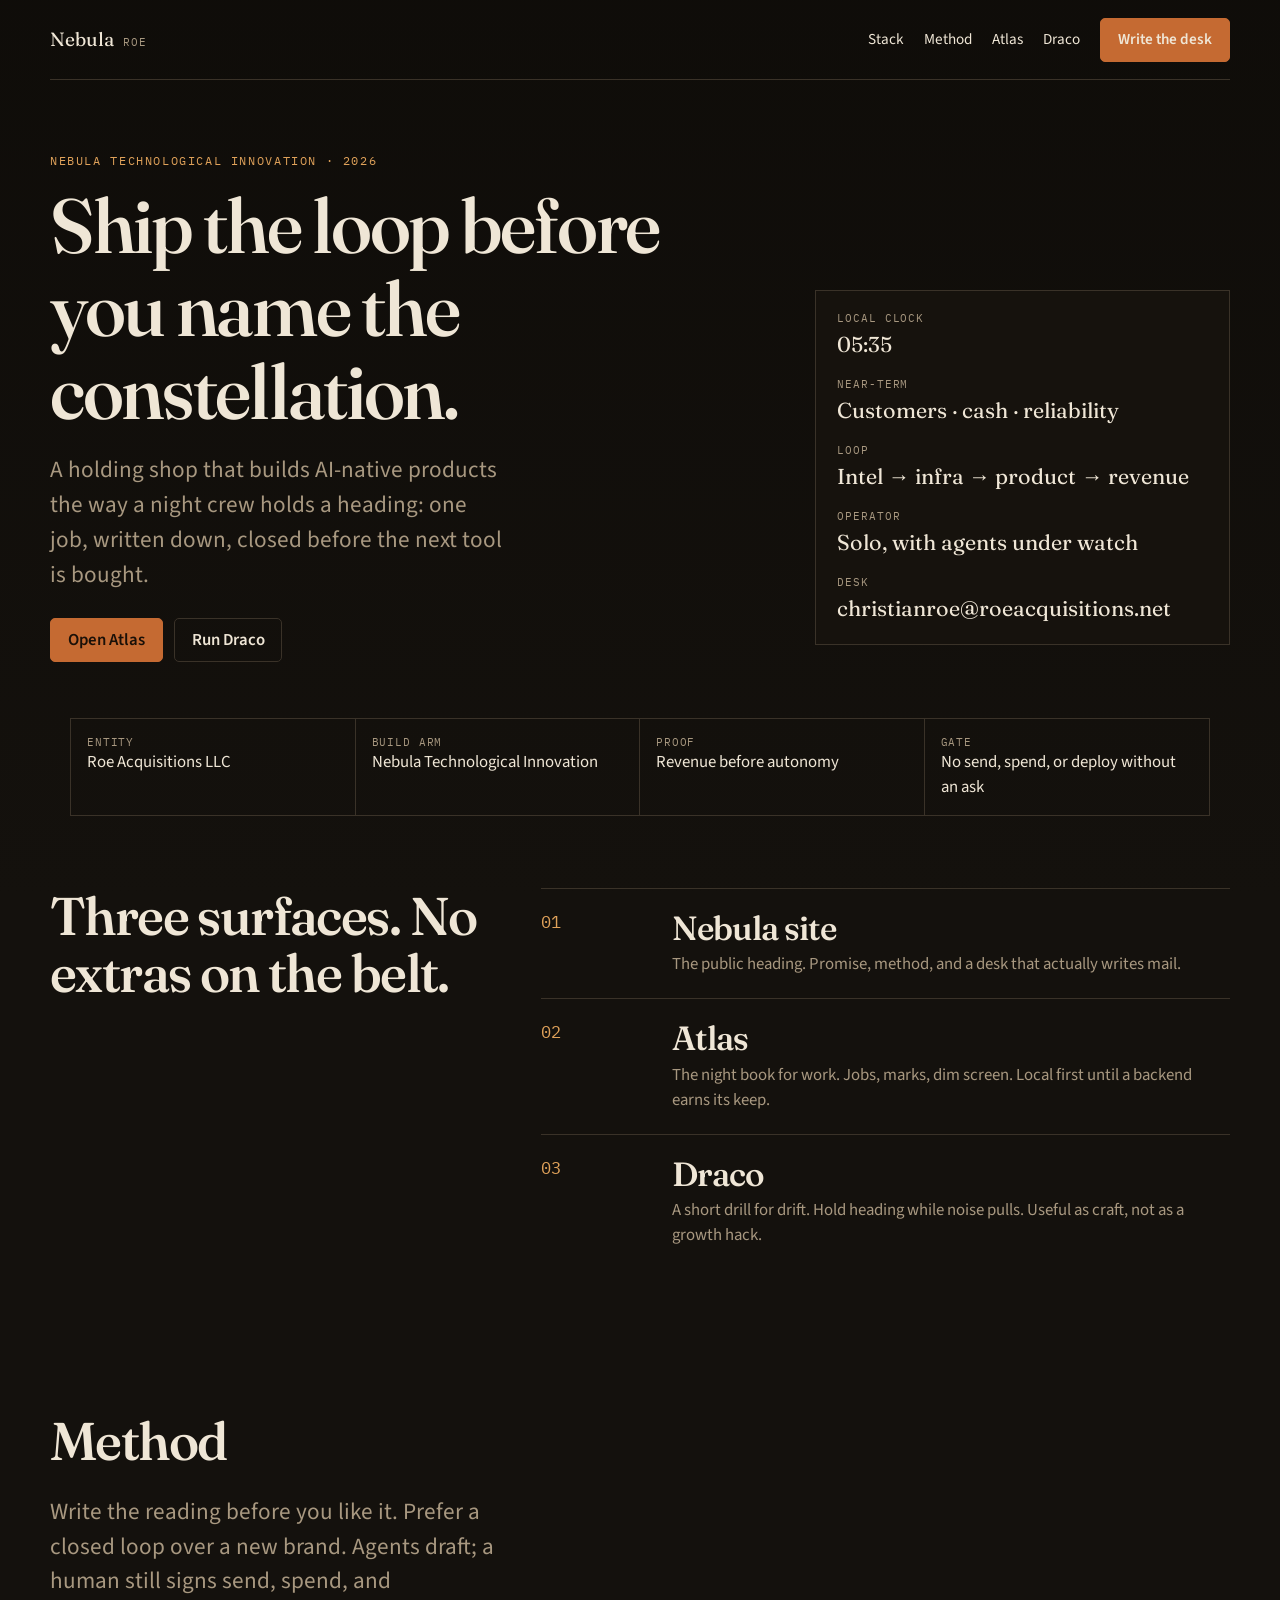
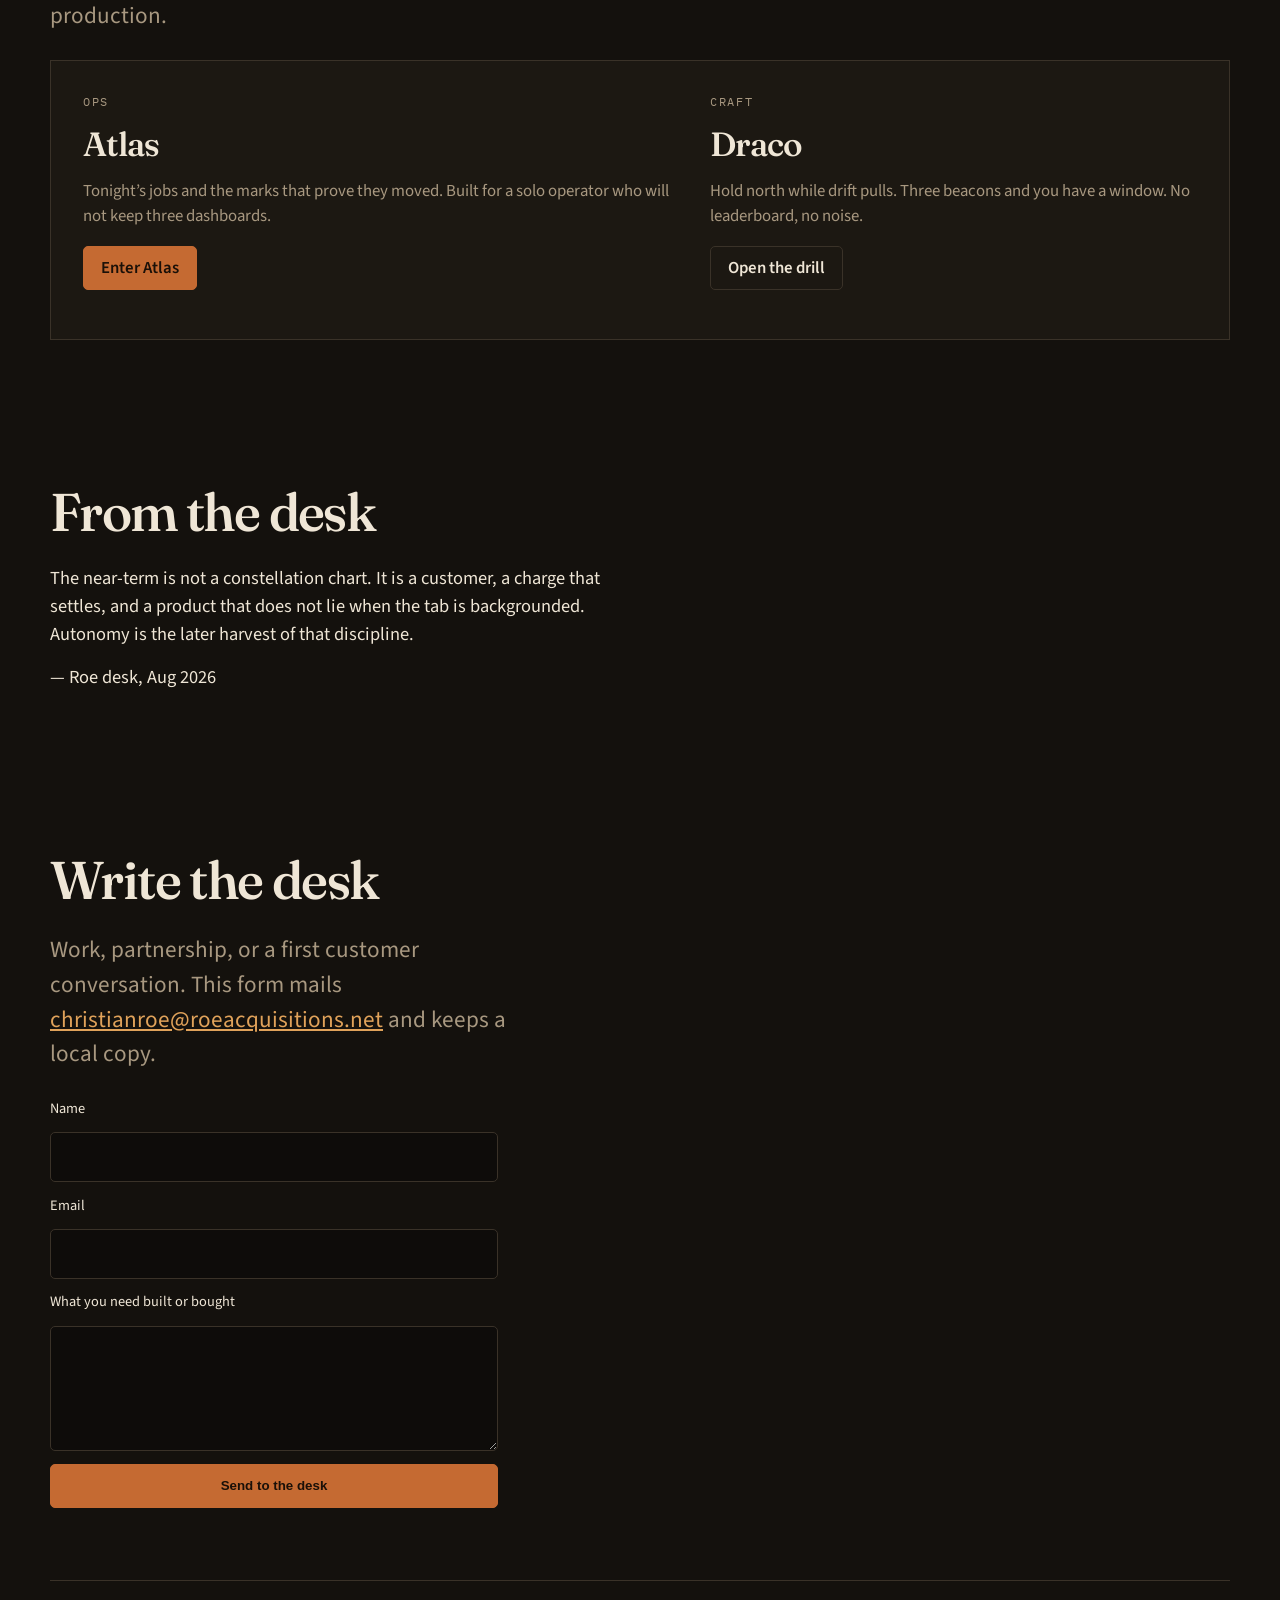
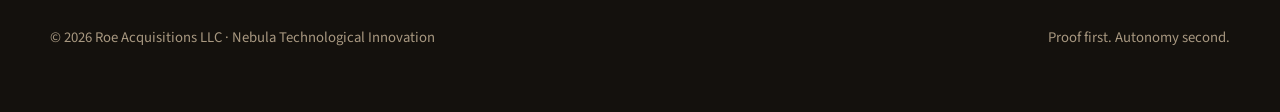
<file: index.html>
<!DOCTYPE html>
<html lang="en">
<head>
  <meta charset="utf-8">
  <meta name="viewport" content="width=device-width, initial-scale=1">
  <title>Nebula — intelligence, then infrastructure, then product</title>
  <meta name="description" content="Nebula Technological Innovation, under Roe Acquisitions. AI-native systems that turn a loop into revenue without a theater of tools.">
  <meta name="theme-color" content="#14110d">
  <meta property="og:title" content="Nebula Technological Innovation">
  <meta property="og:description" content="Intelligence → infrastructure → products → revenue → more intelligence.">
  <meta property="og:type" content="website">
  <link rel="canonical" href="https://nebulahq.work/">
  <link rel="icon" href="assets/favicon.svg" type="image/svg+xml">
  <link rel="preconnect" href="https://fonts.googleapis.com">
  <link rel="preconnect" href="https://fonts.gstatic.com" crossorigin>
  <link href="https://fonts.googleapis.com/css2?family=Fraunces:opsz,wght@9..144,500;9..144,650&family=IBM+Plex+Mono:wght@400;500&family=Source+Sans+3:ital,wght@0,400;0,600;1,400&display=swap" rel="stylesheet">
  <link rel="stylesheet" href="styles/tokens.css">
  <link rel="stylesheet" href="styles/site.css">
</head>
<body>
  <a class="skip" href="#main">Skip to content</a>
  <header class="wrap site-header">
    <a class="mark" href="./">Nebula <small>Roe</small></a>
    <nav aria-label="Primary">
      <a href="#stack">Stack</a>
      <a href="#method">Method</a>
      <a href="app/">Atlas</a>
      <a href="play/">Draco</a>
      <a class="btn" href="#desk">Write the desk</a>
    </nav>
  </header>

  <main id="main">
    <section class="wrap hero">
      <div>
        <p class="kicker">Nebula Technological Innovation · 2026</p>
        <h1>Ship the loop before you name the constellation.</h1>
        <p class="lede">A holding shop that builds AI-native products the way a night crew holds a heading: one job, written down, closed before the next tool is bought.</p>
        <div class="hero-actions">
          <a class="btn" href="app/">Open Atlas</a>
          <a class="btn ghost" href="play/">Run Draco</a>
        </div>
      </div>
      <dl class="plate" aria-label="Tonight’s loop">
        <dt>Local clock</dt>
        <dd id="local-clock">--:--</dd>
        <dt>Near-term</dt>
        <dd>Customers · cash · reliability</dd>
        <dt>Loop</dt>
        <dd>Intel → infra → product → revenue</dd>
        <dt>Operator</dt>
        <dd>Solo, with agents under watch</dd>
        <dt>Desk</dt>
        <dd>christianroe@roeacquisitions.net</dd>
      </dl>
    </section>

    <div class="wrap">
      <div class="strip" aria-label="Current posture">
        <div><span>Entity</span>Roe Acquisitions LLC</div>
        <div><span>Build arm</span>Nebula Technological Innovation</div>
        <div><span>Proof</span>Revenue before autonomy</div>
        <div><span>Gate</span>No send, spend, or deploy without an ask</div>
      </div>
    </div>

    <section class="wrap section" id="stack">
      <div class="split">
        <h2>Three surfaces. No extras on the belt.</h2>
        <div>
          <article class="instrument">
            <div class="idx">01</div>
            <div>
              <h3>Nebula site</h3>
              <p>The public heading. Promise, method, and a desk that actually writes mail.</p>
            </div>
          </article>
          <article class="instrument">
            <div class="idx">02</div>
            <div>
              <h3>Atlas</h3>
              <p>The night book for work. Jobs, marks, dim screen. Local first until a backend earns its keep.</p>
            </div>
          </article>
          <article class="instrument">
            <div class="idx">03</div>
            <div>
              <h3>Draco</h3>
              <p>A short drill for drift. Hold heading while noise pulls. Useful as craft, not as a growth hack.</p>
            </div>
          </article>
        </div>
      </div>
    </section>

    <section class="wrap section" id="method">
      <h2>Method</h2>
      <p class="lede">Write the reading before you like it. Prefer a closed loop over a new brand. Agents draft; a human still signs send, spend, and production.</p>
      <div class="product">
        <div>
          <p class="kicker">Ops</p>
          <h3>Atlas</h3>
          <p>Tonight’s jobs and the marks that prove they moved. Built for a solo operator who will not keep three dashboards.</p>
          <p><a class="btn" href="app/">Enter Atlas</a></p>
        </div>
        <div>
          <p class="kicker">Craft</p>
          <h3>Draco</h3>
          <p>Hold north while drift pulls. Three beacons and you have a window. No leaderboard, no noise.</p>
          <p><a class="btn ghost" href="play/">Open the drill</a></p>
        </div>
      </div>
    </section>

    <section class="wrap section">
      <h2>From the desk</h2>
      <div class="note">
        <p>The near-term is not a constellation chart. It is a customer, a charge that settles, and a product that does not lie when the tab is backgrounded. Autonomy is the later harvest of that discipline.</p>
        <p>— Roe desk, Aug 2026</p>
      </div>
    </section>

    <section class="wrap section" id="desk">
      <h2>Write the desk</h2>
      <p class="lede">Work, partnership, or a first customer conversation. This form mails <a href="mailto:christianroe@roeacquisitions.net">christianroe@roeacquisitions.net</a> and keeps a local copy.</p>
      <form id="desk-form" action="https://formsubmit.co/christianroe@roeacquisitions.net" method="POST">
        <input type="hidden" name="_subject" value="Nebula desk">
        <input type="hidden" name="_template" value="table">
        <input type="hidden" name="_captcha" value="false">
        <input type="hidden" name="_url" value="https://nebula-hq-web.vercel.app/#desk">
        <label class="visually-hidden" for="company">Company</label>
        <input class="visually-hidden" id="company" name="_honey" tabindex="-1" autocomplete="off">
        <label for="name">Name</label>
        <input id="name" name="name" autocomplete="name" required maxlength="80">
        <label for="email">Email</label>
        <input id="email" name="email" type="email" autocomplete="email" required maxlength="120">
        <label for="note">What you need built or bought</label>
        <textarea id="note" name="note" rows="4" required maxlength="2000"></textarea>
        <button class="btn" type="submit">Send to the desk</button>
        <p id="form-status" role="status" hidden></p>
      </form>
    </section>
  </main>

  <footer class="wrap site-footer">
    <p>© <span data-year></span> Roe Acquisitions LLC · Nebula Technological Innovation</p>
    <p>Proof first. Autonomy second.</p>
  </footer>
  <script type="module" src="scripts/site.js"></script>
</body>
</html>
</file>
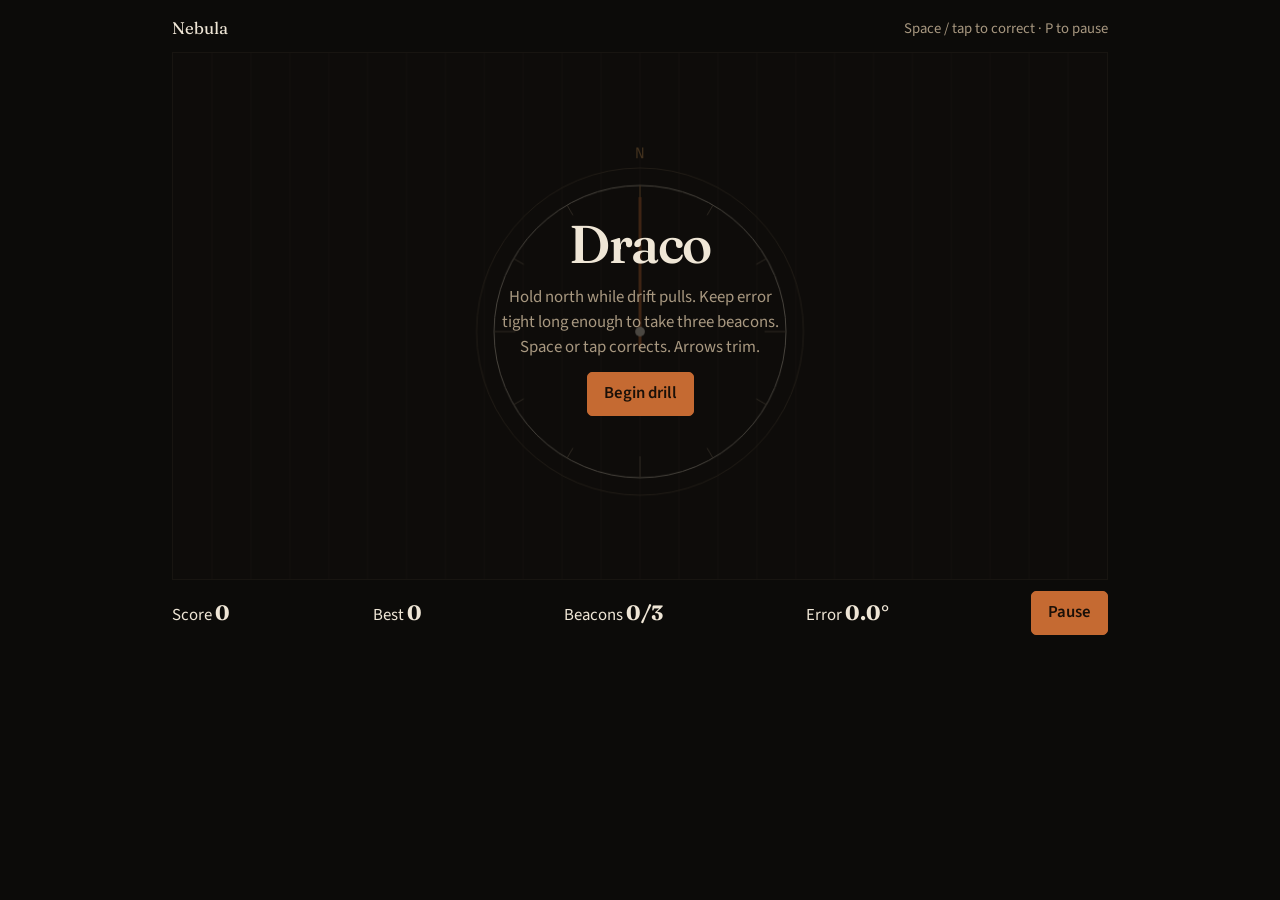
<file: play/index.html>
<!DOCTYPE html>
<html lang="en">
<head>
  <meta charset="utf-8">
  <meta name="viewport" content="width=device-width, initial-scale=1">
  <title>Draco — Nebula</title>
  <meta name="description" content="Draco bearing drill. Hold north, take three beacons.">
  <meta name="theme-color" content="#0c0b09">
  <link rel="icon" href="../assets/favicon.svg" type="image/svg+xml">
  <link rel="preconnect" href="https://fonts.googleapis.com">
  <link rel="preconnect" href="https://fonts.gstatic.com" crossorigin>
  <link href="https://fonts.googleapis.com/css2?family=Fraunces:opsz,wght@9..144,500;9..144,650&family=IBM+Plex+Mono:wght@400&family=Source+Sans+3:wght@400;600&display=swap" rel="stylesheet">
  <link rel="stylesheet" href="../styles/tokens.css">
  <link rel="stylesheet" href="../styles/game.css">
</head>
<body class="game-body">
  <a class="skip" href="#game">Skip to drill</a>
  <div class="game-wrap">
    <div class="game-top">
      <a href="../">Nebula</a>
      <span class="help">Space / tap to correct · P to pause</span>
    </div>
    <div class="stage">
      <canvas id="game" width="960" height="540" aria-label="Bearing drill"></canvas>
      <div id="overlay" class="overlay">
        <h1 id="overlay-title">Draco</h1>
        <p id="overlay-msg">Hold north while drift pulls. Keep error tight long enough to take three beacons. Space or tap corrects. Arrows trim.</p>
        <button class="btn" id="start" type="button">Begin drill</button>
      </div>
    </div>
    <div class="hud">
      <div>Score <b id="score">0</b></div>
      <div>Best <b id="best">0</b></div>
      <div>Beacons <b id="beacons">0/3</b></div>
      <div>Error <b id="err">0.0°</b></div>
      <button class="btn" id="pause" type="button">Pause</button>
    </div>
  </div>
  <script type="module" src="../scripts/game.js"></script>
</body>
</html>
</file>
<file: styles/tokens.css>
:root {
  color-scheme: dark;
  --canvas: #14110d;
  --canvas-2: #1c1812;
  --paper: #e7dcc8;
  --ink: #efe6d6;
  --muted: #a89880;
  --accent: #c56a32;
  --accent-2: #e0a25a;
  --accent-ink: #1a1008;
  --line: #3a3228;
  --ok: #8faf6a;
  --danger: #d1654f;
  --font-display: "Fraunces", "Iowan Old Style", Georgia, serif;
  --font-body: "Source Sans 3", "Segoe UI", sans-serif;
  --font-mono: "IBM Plex Mono", ui-monospace, monospace;
  --step--1: 0.8rem;
  --step-0: 1.05rem;
  --step-1: clamp(1.2rem, 1rem + 0.6vw, 1.45rem);
  --step-2: clamp(1.6rem, 1.2rem + 1.2vw, 2.1rem);
  --step-3: clamp(2.2rem, 1.4rem + 2.4vw, 3.4rem);
  --step-4: clamp(3rem, 1.6rem + 4vw, 5.4rem);
  --space-1: 0.25rem;
  --space-2: 0.5rem;
  --space-3: 0.75rem;
  --space-4: 1rem;
  --space-5: 1.5rem;
  --space-6: 2rem;
  --space-7: 3rem;
  --space-8: 5rem;
  --radius-s: 5px;
  --wide: 1180px;
  --fast: 160ms;
  --ease: cubic-bezier(0.22, 1, 0.36, 1);
}
@media (prefers-reduced-motion: reduce) { :root { --fast: 0ms; } }
*, *::before, *::after { box-sizing: border-box; }
html { background: var(--canvas); color: var(--ink); overflow-x: hidden; }
body {
  margin: 0;
  font-family: var(--font-body);
  font-size: var(--step-0);
  line-height: 1.5;
  background:
    linear-gradient(180deg, color-mix(in oklab, var(--canvas) 88%, #000), var(--canvas)),
    repeating-linear-gradient(0deg, transparent 0 47px, color-mix(in oklab, var(--line) 55%, transparent) 47px 48px),
    repeating-linear-gradient(90deg, transparent 0 47px, color-mix(in oklab, var(--line) 55%, transparent) 47px 48px);
  background-attachment: fixed;
}
h1, h2, h3, .display {
  font-family: var(--font-display);
  font-weight: 550;
  letter-spacing: -0.03em;
  line-height: 1.08;
  margin: 0;
}
a { color: var(--accent-2); }
:focus-visible { outline: 2px solid var(--accent-2); outline-offset: 3px; }
.skip { position: absolute; left: 1rem; top: -40px; }
.skip:focus { top: 1rem; background: var(--canvas-2); padding: 0.4rem 0.7rem; }
.visually-hidden { position: absolute; width: 1px; height: 1px; overflow: hidden; clip: rect(0 0 0 0); }
</file>
<file: styles/site.css>
.wrap { width: min(var(--wide), 100%); margin-inline: auto; padding-inline: 1.25rem; }
.site-header { display: flex; align-items: center; justify-content: space-between; gap: 1rem; padding: 1.1rem 0; border-bottom: 1px solid var(--line); }
.mark { color: var(--ink); text-decoration: none; font-family: var(--font-display); font-size: 1.2rem; display: flex; align-items: baseline; gap: 0.55rem; }
.mark small { font-family: var(--font-mono); font-size: 0.68rem; color: var(--muted); letter-spacing: 0.08em; text-transform: uppercase; }
.site-header nav { display: flex; align-items: center; gap: 1.25rem; }
.site-header nav a { color: var(--ink); text-decoration: none; font-size: 0.95rem; }
.btn { display: inline-flex; align-items: center; justify-content: center; min-height: 44px; padding: 0 1.05rem; border: 1px solid var(--accent); background: var(--accent); color: var(--accent-ink); text-decoration: none; border-radius: var(--radius-s); font-weight: 600; }
.btn.ghost { background: transparent; color: var(--ink); border-color: var(--line); }
.hero { display: grid; grid-template-columns: 1.4fr 0.8fr; gap: 2.5rem; padding: 4.5rem 0 3.5rem; align-items: end; }
.kicker { font-family: var(--font-mono); font-size: 0.72rem; letter-spacing: 0.14em; text-transform: uppercase; color: var(--accent-2); margin: 0 0 1rem; }
.hero h1 { font-size: var(--step-4); max-width: 14ch; }
.lede { color: var(--muted); font-size: var(--step-1); max-width: 38ch; margin: 1.2rem 0 1.6rem; }
.hero-actions { display: flex; flex-wrap: wrap; gap: 0.7rem; }
.plate { background: color-mix(in oklab, var(--canvas-2) 88%, black); border: 1px solid var(--line); padding: 1.2rem 1.3rem; }
.plate dt { font-family: var(--font-mono); font-size: 0.7rem; color: var(--muted); letter-spacing: 0.08em; text-transform: uppercase; }
.plate dd { margin: 0.15rem 0 0.9rem; font-family: var(--font-display); font-size: 1.35rem; }
.plate dd:last-child { margin-bottom: 0; }
.strip { display: grid; grid-template-columns: repeat(4, 1fr); border: 1px solid var(--line); }
.strip div { padding: 0.9rem 1rem; border-right: 1px solid var(--line); }
.strip div:last-child { border-right: 0; }
.strip span { display: block; font-family: var(--font-mono); font-size: 0.68rem; color: var(--muted); letter-spacing: 0.08em; text-transform: uppercase; }
.section { padding: 4.5rem 0; }
.section h2 { font-size: var(--step-3); margin-bottom: 1.5rem; }
.split { display: grid; grid-template-columns: 0.8fr 1.2fr; gap: 2rem; align-items: start; }
.instrument { display: grid; grid-template-columns: 7rem 1fr; gap: 1.2rem; padding: 1.3rem 0; border-top: 1px solid var(--line); }
.instrument .idx { font-family: var(--font-mono); color: var(--accent-2); }
.instrument h3 { font-size: var(--step-2); }
.instrument p { color: var(--muted); margin: 0.4rem 0 0; }
.product { display: grid; grid-template-columns: 1.1fr 0.9fr; gap: 2rem; padding: 2rem; background: var(--canvas-2); border: 1px solid var(--line); margin-top: 1.2rem; }
.product h3 { font-size: var(--step-2); margin: 0.3rem 0 0.7rem; }
.product p { color: var(--muted); }
.note { max-width: 62ch; font-size: 1.15rem; }
.note p { margin: 0 0 1rem; }
form { display: grid; gap: 0.8rem; max-width: 28rem; }
label { font-size: 0.9rem; }
input, textarea { width: 100%; font: inherit; color: var(--ink); background: #0e0c0a; border: 1px solid var(--line); border-radius: var(--radius-s); padding: 0.7rem 0.8rem; }
.site-footer { display: flex; justify-content: space-between; gap: 1rem; padding: 2rem 0 3rem; border-top: 1px solid var(--line); color: var(--muted); font-size: 0.92rem; }
@media (max-width: 840px) {
  .hero, .split, .product, .strip { grid-template-columns: 1fr; }
  .strip div { border-right: 0; border-bottom: 1px solid var(--line); }
  .hero { padding-top: 2.4rem; }
  .hero h1 { max-width: none; font-size: clamp(2.15rem, 11vw, 3.1rem); overflow-wrap: anywhere; }
  .lede { max-width: none; }
  .site-header { flex-wrap: wrap; }
  .site-header nav { width: 100%; justify-content: flex-start; flex-wrap: wrap; gap: 0.7rem; }
  .site-footer { flex-direction: column; }
}
</file>
<file: styles/game.css>
.game-body { min-height: 100vh; background: #0c0b09; }
.game-wrap { width: min(960px, 100%); margin: 0 auto; padding: 1rem 0.75rem 2rem; }
.game-top { display: flex; justify-content: space-between; align-items: center; gap: 1rem; margin-bottom: 0.7rem; }
.game-top a { color: var(--ink); text-decoration: none; font-family: var(--font-display); }
.stage { position: relative; }
canvas { display: block; width: 100%; height: auto; background: #16120c; border: 1px solid var(--line); touch-action: none; }
.hud { display: flex; justify-content: space-between; align-items: center; flex-wrap: wrap; gap: 0.8rem; padding: 0.7rem 0; font-variant-numeric: tabular-nums; }
.hud b { font-family: var(--font-display); font-size: 1.3rem; }
.overlay { position: absolute; inset: 0; display: grid; place-content: center; justify-items: center; gap: 0.7rem; text-align: center; background: color-mix(in oklab, #0c0b09 72%, transparent); padding: 1rem; }
.overlay p { max-width: 36ch; color: var(--muted); margin: 0; }
.overlay[hidden] { display: none; }
.overlay h1 { font-size: var(--step-3); }
.btn { display: inline-flex; align-items: center; justify-content: center; min-height: 44px; padding: 0 1rem; border: 1px solid var(--accent); background: var(--accent); color: var(--accent-ink); font: inherit; font-weight: 600; border-radius: 5px; cursor: pointer; }
.help { color: var(--muted); font-size: 0.92rem; }
</file>
